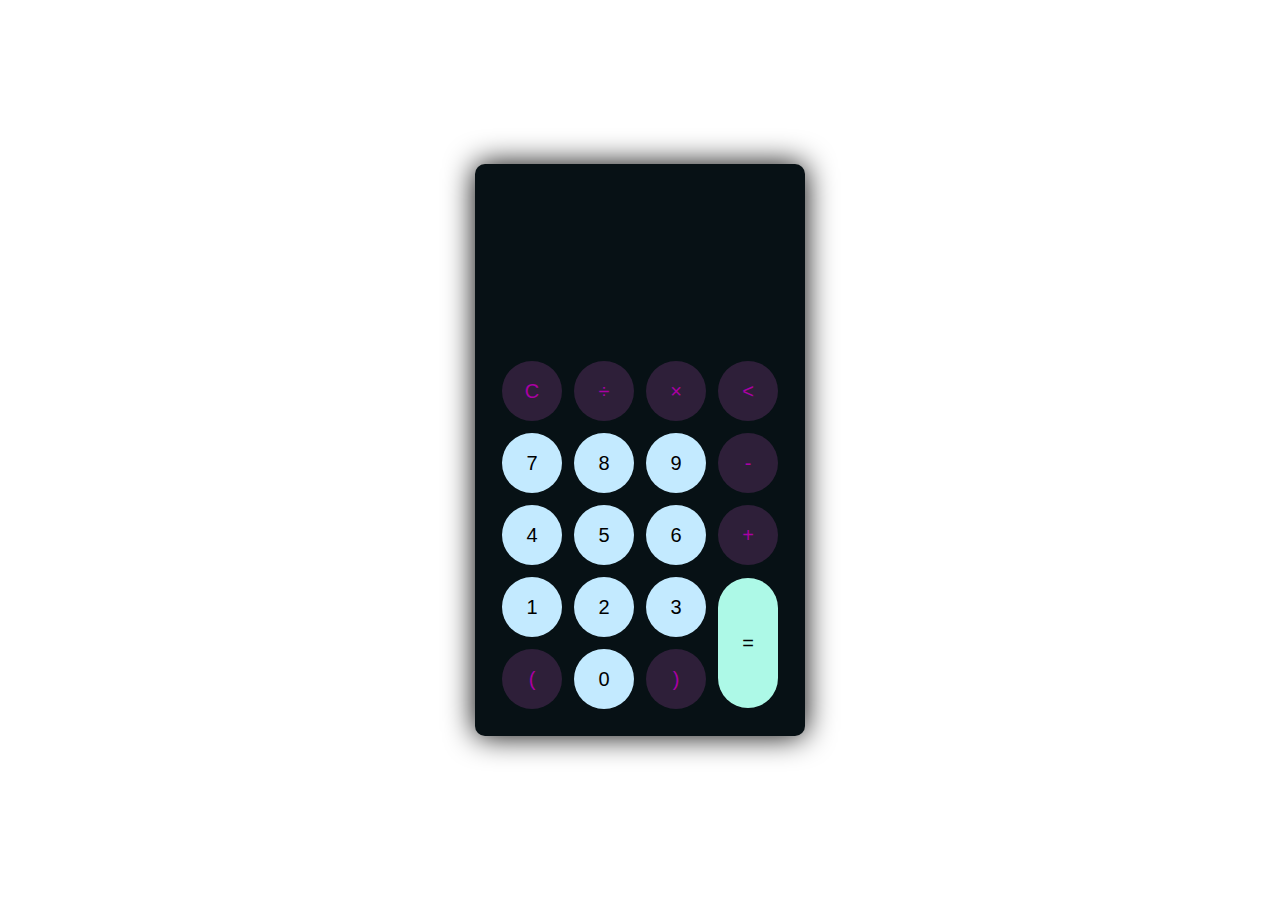
<file: Calculator/index.html>
<!DOCTYPE html>
<html lang="en">
<head>
    <meta charset="UTF-8">
    <meta name="viewport" content="width=device-width, initial-scale=1.0">
    <link rel="stylesheet" href="./Styling/Styling.css">
   
    <title>Calculator</title>
</head>
<body>  
   

        <div class="container">
            <div class="calcaulator dark">
               
                <div class="display-s">
                    <div id="display"></div>
                </div>
                <div class="buttons">
                    <table>
                        <tr>
                            <td><button class="btn-o" id="clear">C</button></td>
                            <td><button class="btn-o" id="/">&divide;</button></td>
                            <td><button class="btn-o" id="*">&times;</button></td>
                            <td><button class="btn-o" id="back"><</button></td>
                        </tr>
                        <tr>
                            <td><button class="btn-number" id="7">7</button></td>
                            <td><button class="btn-number" id="8">8</button></td>
                            <td><button class="btn-number" id="9">9</button></td>
                            <td><button class="btn-o" id="-">-</button></td>
                        </tr>
                        <tr>
                            <td><button class="btn-number" id="4">4</button></td>
                            <td><button class="btn-number" id="5">5</button></td>
                            <td><button class="btn-number" id="6">6</button></td>
                            <td><button class="btn-o" id="+">+</button></td>
                        </tr>
                        <tr>
                            <td><button class="btn-number" id="1">1</button></td>
                            <td><button class="btn-number" id="2">2</button></td>
                            <td><button class="btn-number" id="3">3</button></td>
                            <td rowspan="2"><button class="btn-equal" id="equal">=</button></td>
                        </tr>
                        <tr>
                            <td><button class="btn-o" id="(">(</button></td>
                            <td><button class="btn-number" id="0">0</button></td>
                            <td><button class="btn-o" id=")">)</button></td>
                        </tr>
                    </table>
                </div>
            </div>
        </div>

        <script src="./Js/Calculator.js"></script>
</body>
</html>
</file>
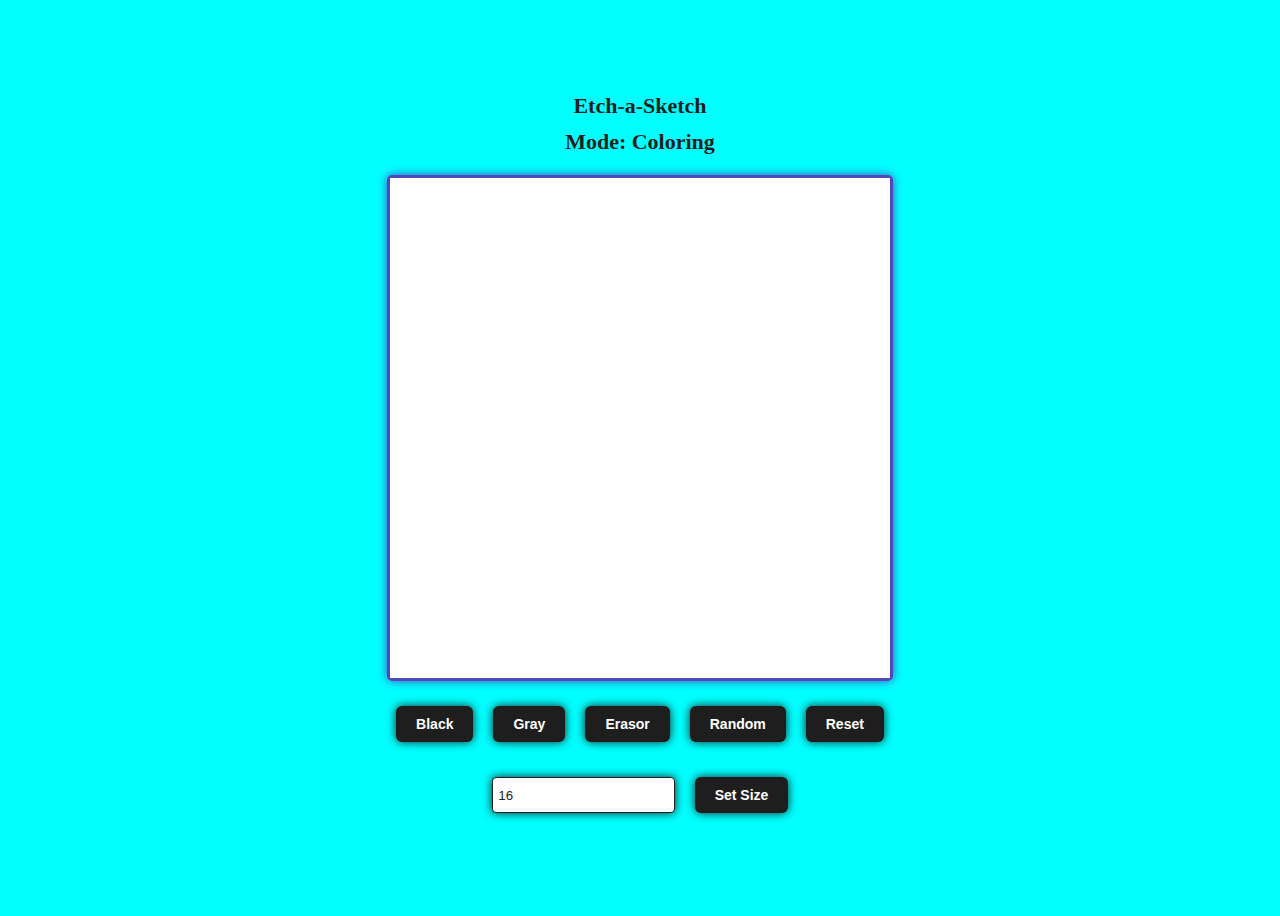
<file: Etch-a-Sketch/index.html>
<!DOCTYPE html>
<html lang="en">
<head>
    <meta charset="UTF-8">
    <meta name="viewport" content="width=device-width, initial-scale=1.0">
    <link rel="stylesheet" href="Styling/index.css">

    <title>SketchPad</title>
</head>
<body>
   
    <div class="flex-container">
        <div class="content">
            <div class="text-c title">Etch-a-Sketch</div>
            <div class="text-c mode">Mode: Coloring</div>
            <div class="board"></div>
            <div class="buttons">
                <button class="buttom-s" onclick="changeColor('black')">Black</button>
                <button class="buttom-s" onclick="changeColor('gray')">Gray</button>
                <button class="buttom-s" onclick="changeColor('white')">Erasor</button>
                <button class="buttom-s" onclick="changeColor('random')">Random</button>
                <button class="buttom-s" onclick="resetBoard()">Reset</button>
            </div>
            <div class="board--input">
                <input class="input2" type="text" placeholder="Size of board" value=" 16" onchange="changeSize(this.value)">
                <button class="buttom-s2">Set Size</button>
            </div>
            <div class="error"></div>
        </div>
    </div>
</body>
<script src="JavaScript/main.js"></script>
</html>
</file>
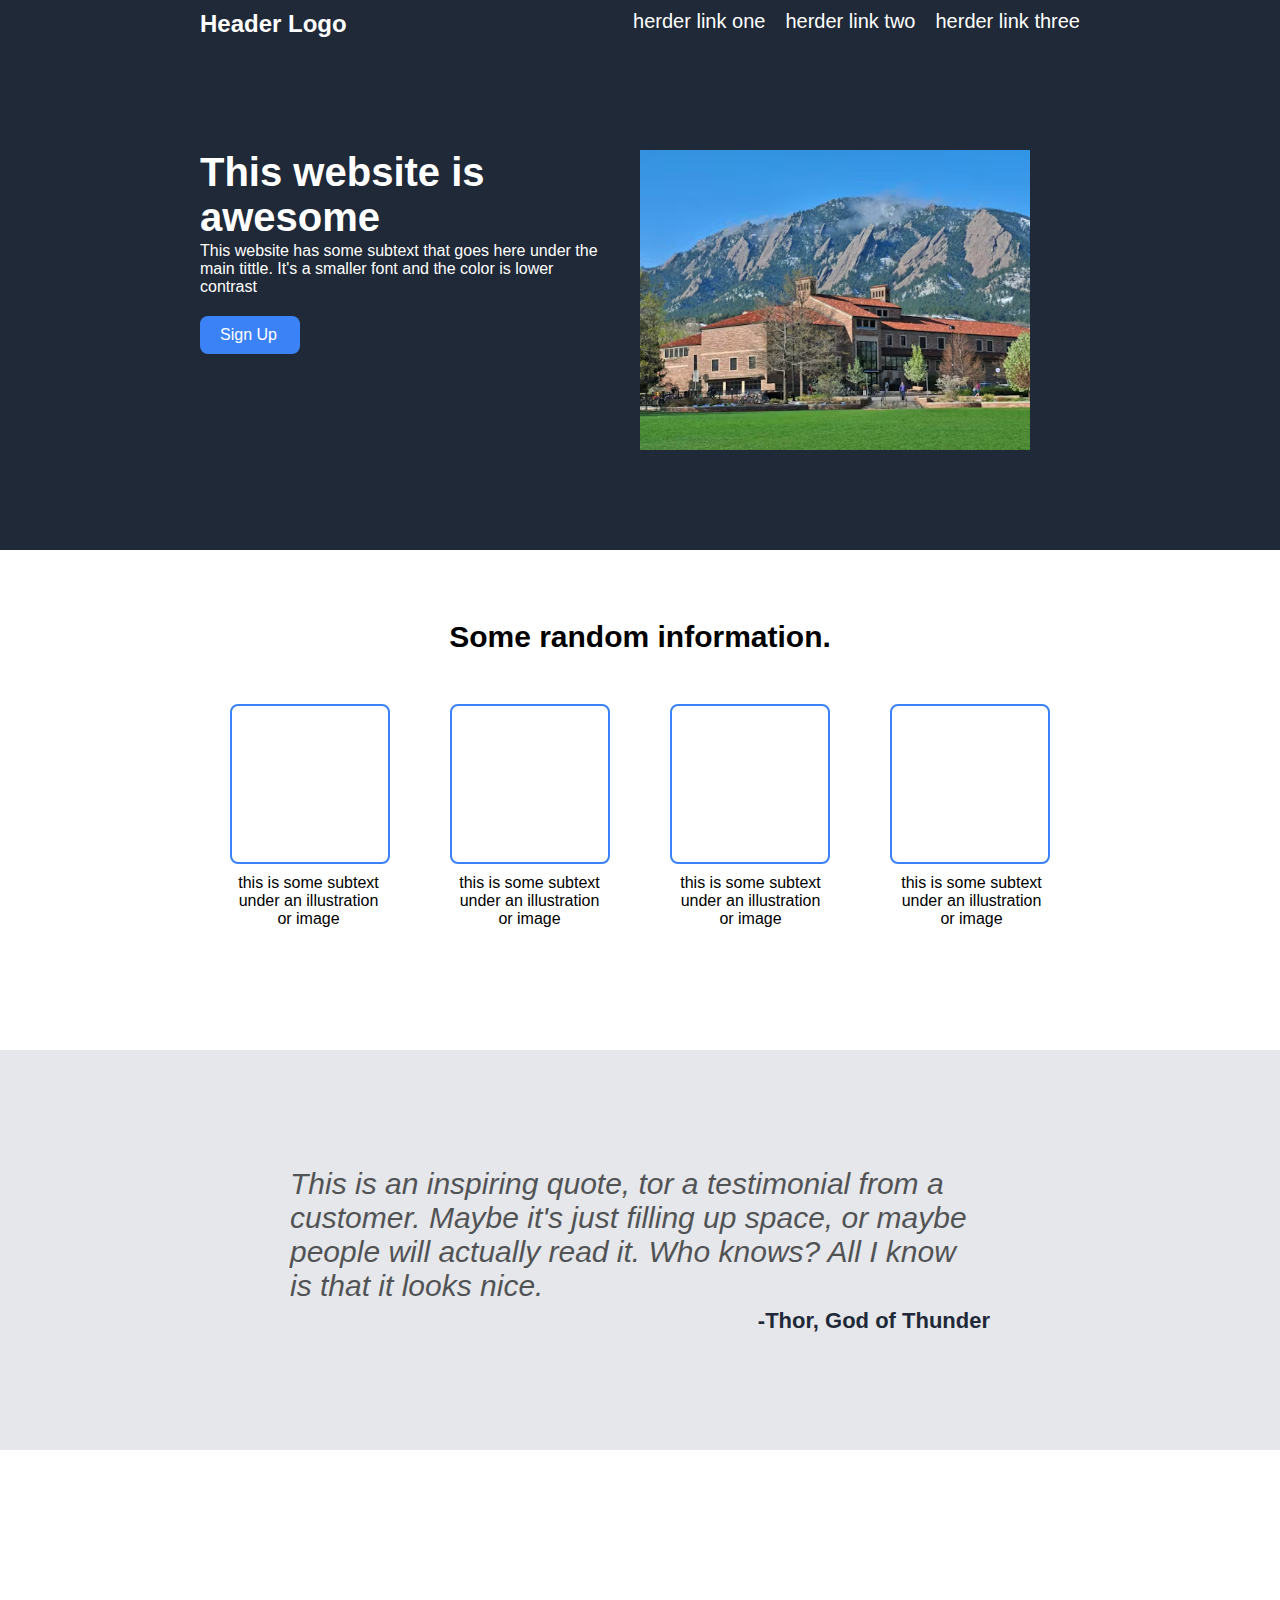
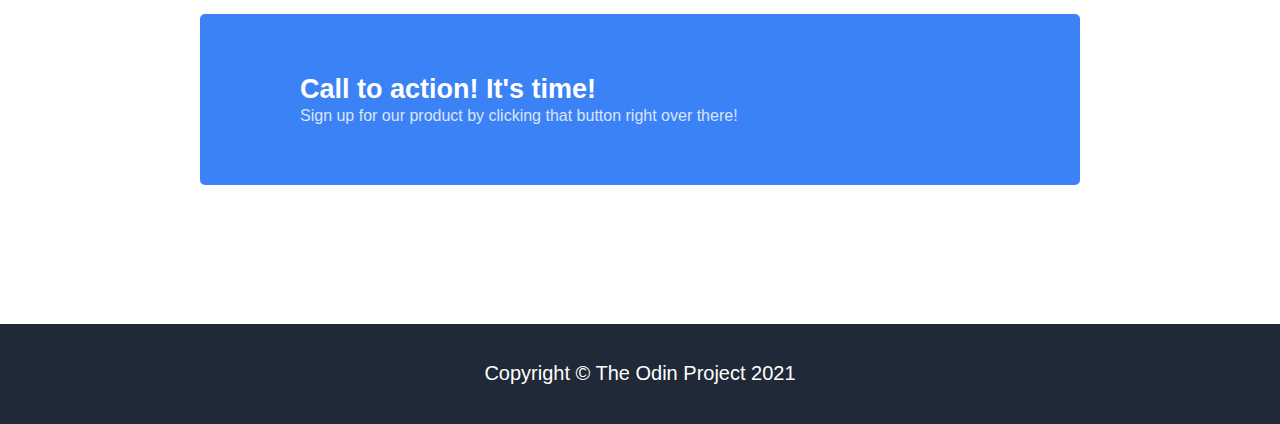
<file: landingPage/index.html>
<!DOCTYPE html>
<html lang="en">
<head>
    <meta charset="UTF-8">
    <meta name="viewport" content="width=device-width, initial-scale=1.0">
    <link rel="stylesheet" href="index.css">
    <title>LandingPage</title>
</head>
<body>
   <nav>
    <div class="nav-bar2">
        <div class="nav-nab">Header Logo</div>
        <div class="nav-nab2">
            <div>herder link one</div>
            <div>herder link two</div>
            <div>herder link three</div>
        </div>
    </div>
   </nav>
   <div class="sec-1">
    <div class="main-text-sec1">
        <p class="text1-big">This website is <br>awesome</p>
        <p class="text-small">This website has some subtext that goes here under the <br> main  tittle. It's a smaller font and the color is lower <br>contrast</p>
        <div class="button1">Sign Up</div>
    </div>
    <div class="image1"></div>
   </div>
   <section class="sec-2">
        <div class="text-sec2">Some random information.</div>
        <div class="box-all">
            <div class="box1"></div>
            <div class="box1"></div>
            <div class="box1"></div>
            <div class="box1"></div>
        </div>
        <div class="box-text-color">
            <div class="box-text">this is some subtext <br> under an illustration <br> or image</div>
            <div class="box-text">this is some subtext <br> under an illustration <br> or image</div>
            <div class="box-text">this is some subtext <br> under an illustration <br> or image</div>
            <div class="box-text">this is some subtext <br> under an illustration <br> or image</div>
        </div>
   </section>
   <section class="sec-3">
      <div>
        <div class="words"> <i>This is an inspiring quote, tor a testimonial from a <br> customer. Maybe it's just filling up space, or maybe <br> people will actually read it. Who knows? All I know <br> is that it looks nice.</i></div>
        <div  class="text-by">-Thor, God of Thunder</div>
      </div>
    </section>

    <section class="sec-2 sec-4">
        <div class="bix-blue">
            <div><p class="text-bix">Call to action! It's time!</p>
                 <p class="text-bix3">Sign up for our product by clicking that button right over there!</p>
            </div>
            <div class="sign">Sign Up</div>
        </div>
    </section>
    <section class="footer">
        <div>Copyright &copy The Odin Project 2021</div>
    </section>
</body>
</html>
</file>
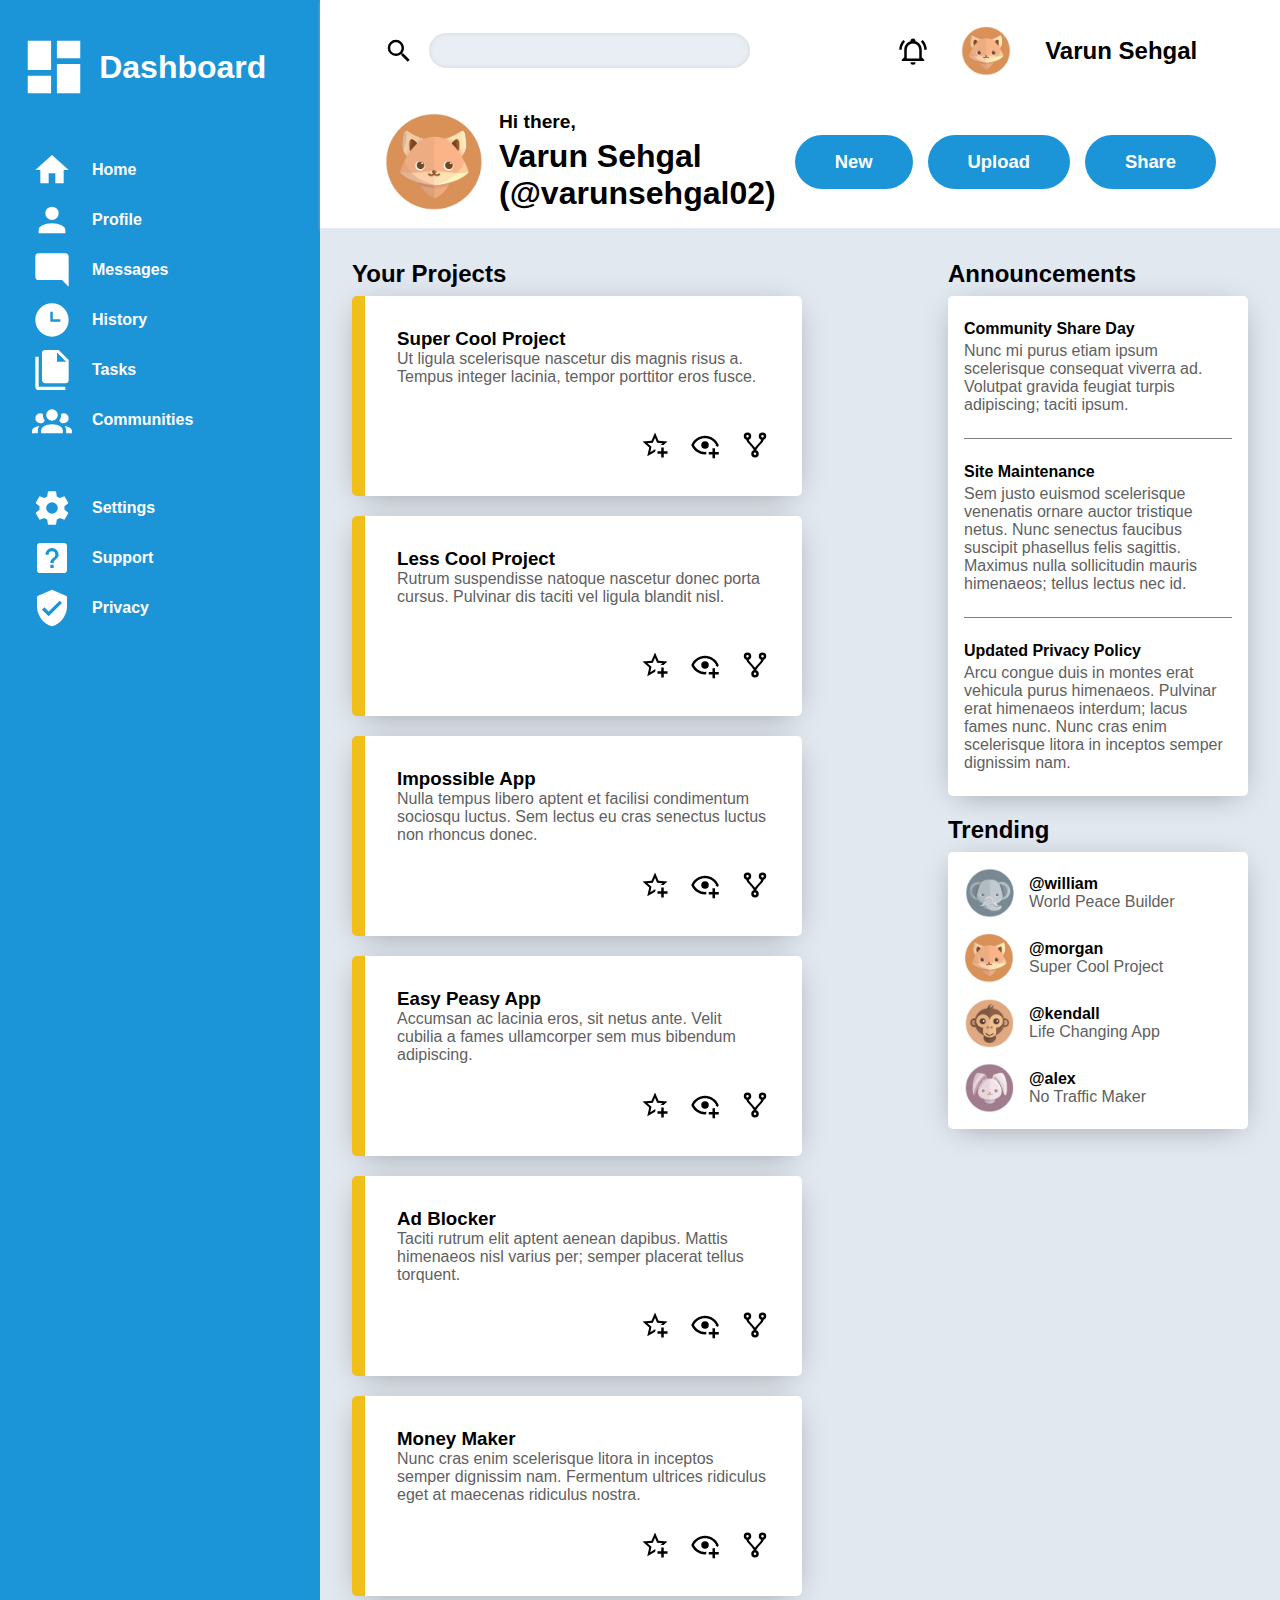
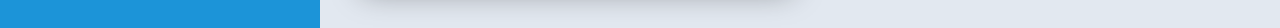
<file: Intermediate-HTML & CSS/admin-dashboard-main/index.html>
<!DOCTYPE html>
<html lang="en">
<head>
  <meta charset="UTF-8">
  <meta name="viewport" content="width=device-width, initial-scale=1.0">
  <title>Admin Dashboard</title>
  <link rel="stylesheet" href="style.css">
</head>

<body>
  <div id="sidebar">
    <div class="dashboard">
      <img src="icons/view-dashboard.svg" alt="Dashboard" class="dashboard-icon">
      <h1 class="dashboard-label">Dashboard</h1>
    </div>
    <div class="nav-container-1">
      <div class="nav-item">
        <a href="">
          <img src="./icons/home.svg" alt="Home" class="nav-icon">
          <span class="nav-label">Home</span>
        </a>
      </div>
      <div class="nav-item">
        <a href="">
          <img src="icons/account.svg" alt="Profile" class="nav-icon">
          <span class="nav-label">Profile</span>
        </a>
      </div>
      <div class="nav-item">
        <a href="">
          <img src="icons/message-reply.svg" alt="Messages" class="nav-icon">
          <span class="nav-label">Messages</span>
        </a>
      </div>
      <div class="nav-item">
        <a href="">
          <img src="icons/clock-time-three.svg" alt="History" class="nav-icon">
          <span class="nav-label">History</span>
        </a>
      </div>
      <div class="nav-item">
        <a href="">
          <img src="icons/file-multiple.svg" alt="Tasks" class="nav-icon">
          <span class="nav-label">Tasks</span>
        </a>
      </div>
      <div class="nav-item">
        <a href="">
          <img src="icons/account-group.svg" alt="Communities" class="nav-icon">
          <span class="nav-label">Communities</span>
        </a>
      </div>
    </div>
    <div class="nav-container-2">
      <div class="nav-item">
        <a href="">
          <img src="icons/cog.svg" alt="Settings" class="nav-icon">
          <span class="nav-label">Settings</span>
        </a>
      </div>
      <div class="nav-item">
        <a href="">
          <img src="icons/help-box.svg" alt="Support" class="nav-icon">
          <span class="nav-label">Support</span>
        </a>
      </div>
      <div class="nav-item">
        <a href="">
          <img src="icons/shield-check.svg" alt="Privacy" class="nav-icon">
          <span class="nav-label">Privacy</span>
        </a>
      </div>
    </div>
  </div>

  <div id="header">
    <div id="navbar">
      <img src="icons/magnify.svg" alt="Search">
      <input type="text" name="search" id="search" class="search-input">
    </div>
    <div id="avatar-section">
      <img src="icons/bell-ring-outline.svg" alt="Notifications" id="notification-icon">
      <img src="icons/fox_avatar.png" alt="avatar" id="avatar-icon">
      <span class="avatar-username">Varun Sehgal</span>
    </div>
    <div id="profile-section">
      <img src="icons/fox_avatar.png" alt="avatar" class="avatar_big">
      <div class="greeting-container">
        <span class="greeting">Hi there,</span>
        <span class="profile-username">Varun Sehgal (@varunsehgal02)</span>
      </div>
    </div>
    <div id="post-buttons">
      <button class="post-button">New</button>
      <button class="post-button">Upload</button>
      <button class="post-button">Share</button>
    </div>
  </div>

  <div id="main-content">
    <div class="projects">
      <h2 class="projects-header">Your Projects</h2>
      <div class="cards-container">
        <div class="card">
          <h3 class="card-header">Super Cool Project</h3>
          <p class="card-info">Ut ligula scelerisque nascetur dis magnis risus a. Tempus integer lacinia, tempor porttitor eros fusce.</p>
          <div class="button-container">
            <a href=""><img src="icons/star-plus-outline.svg" alt="Star" class="cb-icon"></a>
            <a href=""><img src="icons/eye-plus-outline.svg" alt="View" class="cb-icon"></a>
            <a href=""><img src="icons/source-fork.svg" alt="Fork" class="cb-icon"></a>
          </div>
        </div>
        <div class="card">
          <h3 class="card-header">Less Cool Project</h3>
          <p class="card-info">Rutrum suspendisse natoque nascetur donec porta cursus. Pulvinar dis taciti vel ligula blandit nisl.</p>
          <div class="button-container">
            <a href=""><img src="icons/star-plus-outline.svg" alt="Star" class="cb-icon"></a>
            <a href=""><img src="icons/eye-plus-outline.svg" alt="View" class="cb-icon"></a>
            <a href=""><img src="icons/source-fork.svg" alt="Fork" class="cb-icon"></a>
          </div>
        </div>
        <div class="card">
          <h3 class="card-header">Impossible App</h3>
          <p class="card-info">Nulla tempus libero aptent et facilisi condimentum sociosqu luctus. Sem lectus eu cras senectus luctus non rhoncus donec.</p>
          <div class="button-container">
            <a href=""><img src="icons/star-plus-outline.svg" alt="Star" class="cb-icon"></a>
            <a href=""><img src="icons/eye-plus-outline.svg" alt="View" class="cb-icon"></a>
            <a href=""><img src="icons/source-fork.svg" alt="Fork" class="cb-icon"></a>
          </div>
        </div>
        <div class="card">
          <h3 class="card-header">Easy Peasy App</h3>
          <p class="card-info">Accumsan ac lacinia eros, sit netus ante. Velit cubilia a fames ullamcorper sem mus bibendum adipiscing.</p>
          <div class="button-container">
            <a href=""><img src="icons/star-plus-outline.svg" alt="Star" class="cb-icon"></a>
            <a href=""><img src="icons/eye-plus-outline.svg" alt="View" class="cb-icon"></a>
            <a href=""><img src="icons/source-fork.svg" alt="Fork" class="cb-icon"></a>
          </div>
        </div>
        <div class="card">
          <h3 class="card-header">Ad Blocker</h3>
          <p class="card-info">Taciti rutrum elit aptent aenean dapibus. Mattis himenaeos nisl varius per; semper placerat tellus torquent.</p>
          <div class="button-container">
            <a href=""><img src="icons/star-plus-outline.svg" alt="Star" class="cb-icon"></a>
            <a href=""><img src="icons/eye-plus-outline.svg" alt="View" class="cb-icon"></a>
            <a href=""><img src="icons/source-fork.svg" alt="Fork" class="cb-icon"></a>
          </div>
        </div>
        <div class="card">
          <h3 class="card-header">Money Maker</h3>
          <p class="card-info">Nunc cras enim scelerisque litora in inceptos semper dignissim nam. Fermentum ultrices ridiculus eget at maecenas ridiculus nostra.</p>
          <div class="button-container">
            <a href=""><img src="icons/star-plus-outline.svg" alt="Star" class="cb-icon"></a>
            <a href=""><img src="icons/eye-plus-outline.svg" alt="View" class="cb-icon"></a>
            <a href=""><img src="icons/source-fork.svg" alt="Fork" class="cb-icon"></a>
          </div>
        </div>
      </div>
    </div>
    <div class="right">
      <div class="announcements">
        <h2 class="announcements-header">Announcements</h2>
        <div class="announcement-card">
          <div class="announcement">
            <span class="announcement-topic">Community Share Day </span>
            <p class="announcement-paragraph">Nunc mi purus etiam ipsum scelerisque consequat viverra ad. Volutpat gravida feugiat turpis adipiscing; taciti ipsum.</p>
          </div>
          <div class="announcement">
            <span class="announcement-topic">Site Maintenance</span>
            <p class="announcement-paragraph">Sem justo euismod scelerisque venenatis ornare auctor tristique netus. Nunc senectus faucibus suscipit phasellus felis sagittis. Maximus nulla sollicitudin mauris himenaeos; tellus lectus nec id. </p>
          </div>
          <div class="announcement">
            <span class="announcement-topic">Updated Privacy Policy</span>
            <p class="announcement-paragraph">Arcu congue duis in montes erat vehicula purus himenaeos. Pulvinar erat himenaeos interdum; lacus fames nunc. Nunc cras enim scelerisque litora in inceptos semper dignissim nam.</p>
          </div>
        </div>
      </div>
      <div class="trending">
        <h2 class="trending-header">Trending</h2>
        <div class="trending-card">
          <div class="card-item">
            <img src="icons/elephant_avatar.png" alt="william" class="avatar">
            <div class="card-text">
              <span class="handle">@william</span>
              <span class="bio">World Peace Builder</span>
            </div>
          </div>
          <div class="card-item">
            <img src="icons/fox_avatar.png" alt="morgan" class="avatar">
            <div class="card-text">
              <span class="handle">@morgan</span>
              <span class="bio">Super Cool Project</span>
            </div>
          </div>
          <div class="card-item">
            <img src="icons/monkey_avatar.png" alt="kendall" class="avatar">
            <div class="card-text">
              <span class="handle">@kendall</span>
              <span class="bio">Life Changing App</span>
            </div>
          </div>
          <div class="card-item">
            <img src="icons/bunny_avatar.png" alt="jennifer" class="avatar">
            <div class="card-text">
              <span class="handle">@alex</span>
              <span class="bio">No Traffic Maker</span>
            </div>
          </div>
        </div>
      </div>
    </div>
  </div>
</body>
</html>
</file>
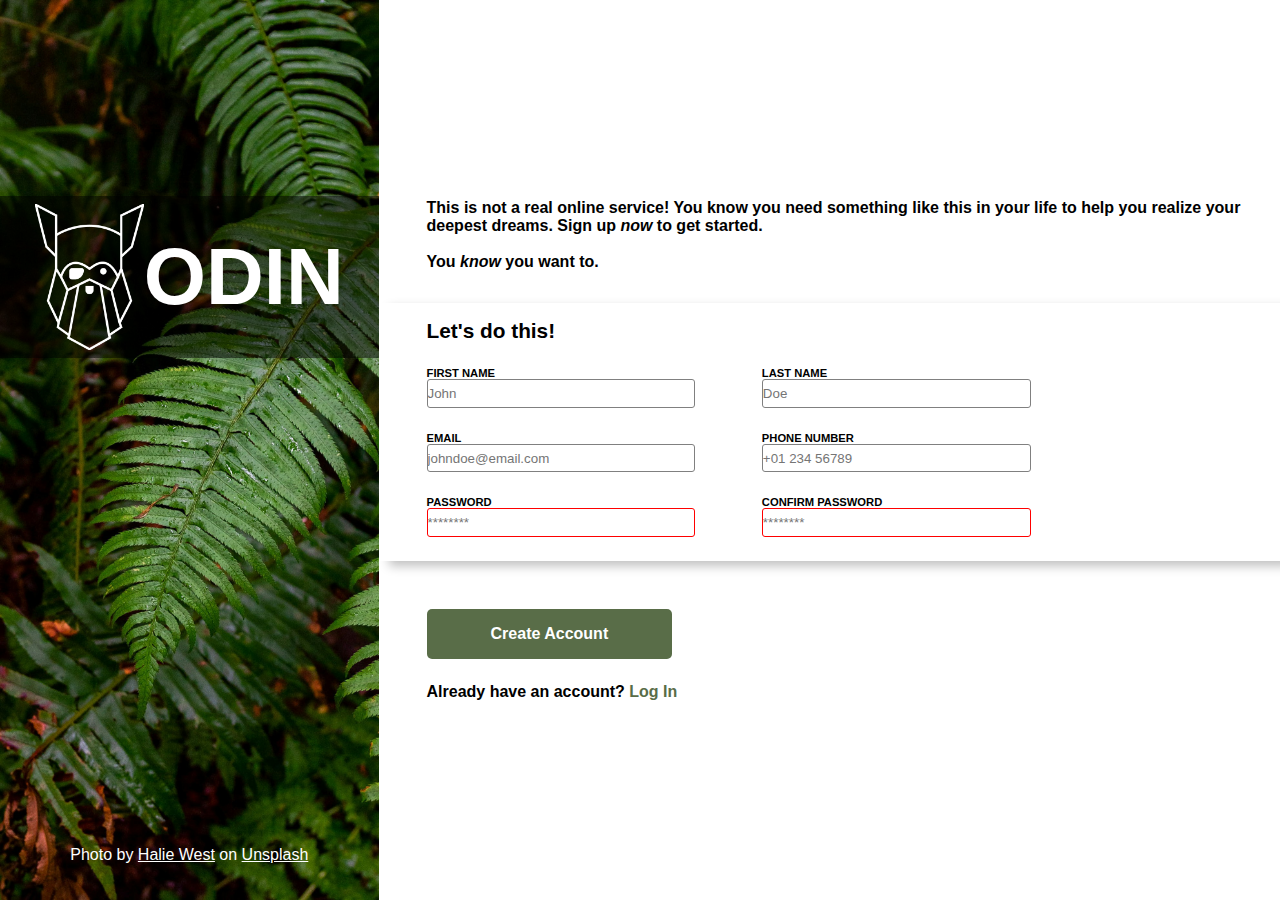
<file: Intermediate-HTML & CSS/signup-form-main/index.html>
<!DOCTYPE html>
<html lang='en'>
<head>
    <meta charset='UTF-8'>
    <meta name='viewport' content='width=device-width, initial-scale=1'>
    <title>Sign Up form</title>
    <link rel='stylesheet' type='text/css' href='main.css'>
</head>
<body>
    <div id='left-panel'>
	<div id='logo'>
	    <img id='img-logo' src='assets/odin-lined.png'>
	    <h1>ODIN</h1>
	</div>
	<div id='photo-credit'>
	    Photo by <a href='https://unsplash.com/de/@haliewestphoto'>Halie West</a> on <a href='https://unsplash.com/de/fotos/grune-blattpflanze-in-nahaufnahme-25xggax4bSA'>Unsplash</a>
	</div>
    </div>
    <form id='right-panel'>
	    <p>This is not a real online service! You know you need something like this in your life to help you realize your deepest dreams. Sign up <em>now</em> to get started.<br>
	    <br>
	    You <em>know</em> you want to.</p>
	    <div id='registration-form'>
		<h2 id='form-title'>Let's do this!</h2>
		<div id='name-div' class='form-div'>
		    <label for='first_name'>FIRST NAME</label>
		    <label for='last_name'>LAST NAME</label>
		    <input type='text' id='first_name' name='first_name' placeholder='John' required>
		    <input type='text' id='last_name' name='last_name' placeholder='Doe' required>
		</div>
		<div id='contact-div' class='form-div'>
		    <label for='email'>EMAIL</label>
		    <label for='phone'>PHONE NUMBER</label>
		    <input type='email' id='email' name='email' placeholder='johndoe@email.com' required>
		    <input type='tel' id='phone' name='phone' placeholder='+01 234 56789' required>
		</div>
		<div id='password-div' class='form-div'>
		    <label for='password'>PASSWORD</label>
		    <label for='password-confirm'>CONFIRM PASSWORD</label>
		    <input type='password' id='password' name='password' placeholder='********' required>
		    <input type='password' id='password-confirm' name='password-confirm' placeholder='********' required>
		</div>
	    </div>
	    <div id='login'>
		<input type='submit' value='Create Account'>
		<p>Already have an account? <a href='#'>Log In</a></p>
	    </div>
	</form>
    </div>
</body>
</html>
</file>
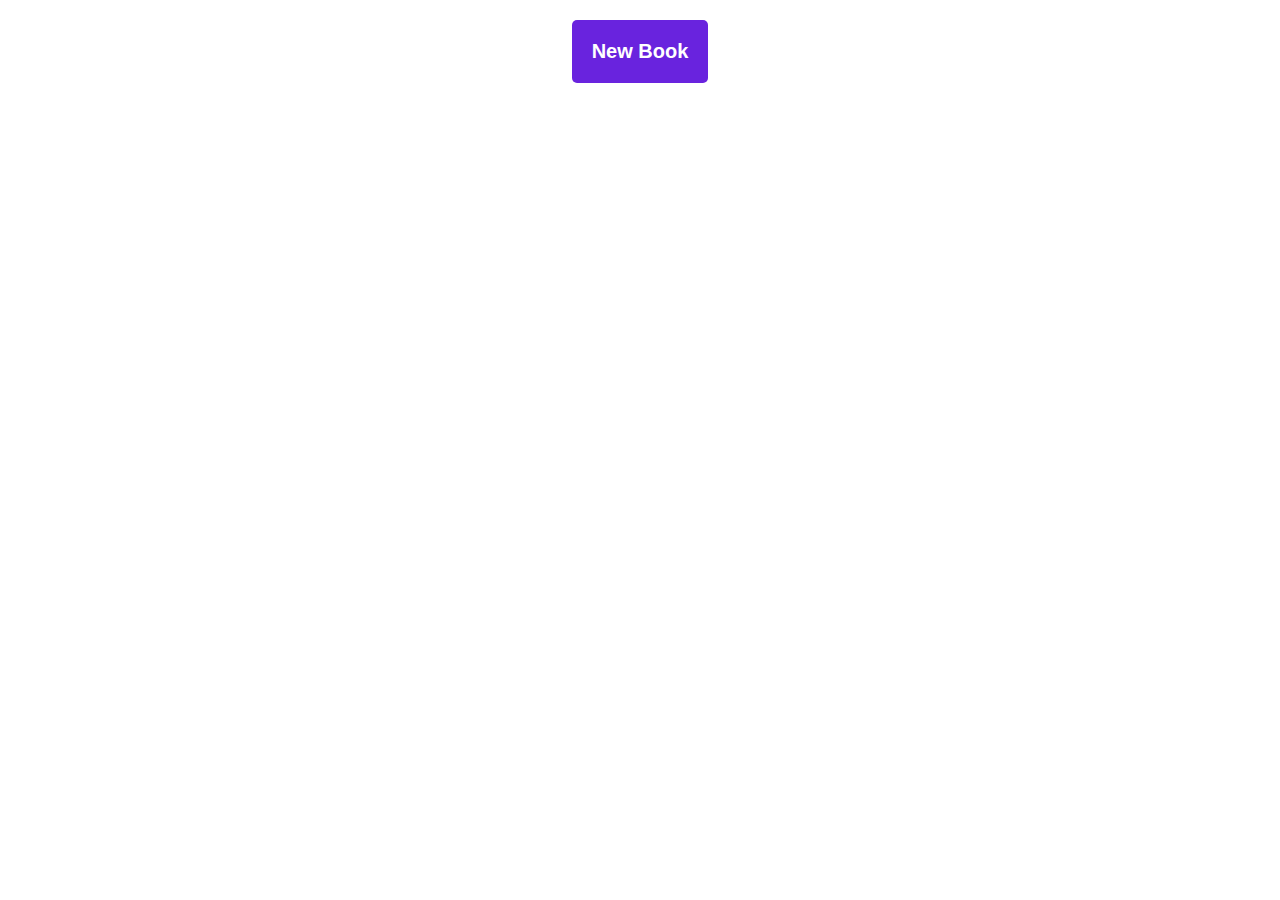
<file: JavaScript Course/Library/index.html>
<!DOCTYPE html>
<html lang="en">
<head>
    <meta charset="UTF-8">
    <meta name="viewport" content="width=device-width, initial-scale=1.0">
    <title>Book Library</title>
    <link rel="stylesheet" href="index.css">
</head>
<body>
    <button id="Add-New-Book">New Book</button>
    <form id="New-Book-Form" style="display: none;">
        <div id="New-Book-Form2">
            <label for="title">Title:</label>
            <input class="input-box1" type="text" id="title" name="title" required>
            
            <label for="author">Author:</label>
            <input class="input-box1" type="text" id="author" name="author" required>
            
            <label for="pages">Pages:</label>
            <input class="input-box1" type="number" id="pages" name="pages" required>
            
            <label for="read">Read:</label>
            <input class="input-box1" type="checkbox" id="read" name="read">
            
            <input class="input-box1 sub-but" type="submit" value="Add Book">
        </div>
    </form>
    <div class="row-box">
        <div id="library"></div>
    </div>
  
    <script src="index.js"></script>
</body>
</html>
</file>
<file: Calculator/Styling/Styling.css>
*{
    padding: 0;
    margin: 0;
    box-sizing: border-box;
    outline: 0;
    transition: all 0.3 ease;
}
body{
    font-family: sans-serif;
}
a{
    text-decoration: none;
    color: #FFFFFF;
}
.container{
    height: 100vh;
    width: 100vw;
    display: grid;
    place-items: center;
}
.calcaulator{
    position: relative;
    height: auto;
    width: auto;
    padding: 20px;
    border-radius: 10px;
    box-shadow: 0 0 30px #000;
}
.theme{
    position: absolute;
    top: 30px;
    right: 30px;
    color: #FFF;
    cursor: pointer;
    z-index: 1;
}

.theme ::before{
    content: '';
    height: 30px;
    width: 30px;
    position: absolute;
    top: 50%;
    transform: translate(-50%,-50%);
    border-radius: 50%;
    background-color: #fff;
    z-index: -1;
}
#display{
    margin: 0 10px;
    height: 150px;
    width: auto;
    max-width: 270px;
    display: flex;
    align-items: flex-end;
    justify-content: flex-end;
    font-size: 30px;
    margin-bottom: 20px;
    overflow-x: scroll;
}
#display::-webkit-scrollbar{
    display: block;
    height: 3px;
}
button{
    height: 60px;
    width: 60px;
    border: 0;
    border-radius: 30px;
    margin: 5px;
    font-size: 20px;
    cursor: pointer;
    transition: all 200ms ease;
}
button:hover{
    transform: scale(1.1);
}
button#equal{
    height: 130px;
}
.calcaulator{
    background-color: #FFF;
}
.calcaulator#display{
    color: #0a1e23;
}
.calcaulator button #clear{
    background-color: #ffd5d8;
    color: #fc4552;
}
.calcaulator button.btn-number{
    background-color: #c3eaff;
    color: #000;
}

.calcaulator button.btn-equal{
    background-color: #adf9e7;
    color: #000;
}

.calcaulator.dark{
    background-color: #071115;
}
.calcaulator.dark #display{
    color: #f8fafd;
}
.calcaulator.dark button #clear{
    background-color: #2d191e;
    color: #f8fafb;
}
.calcaulator.dark button.btn-o{
    background-color: #2e1f39;
    color: #aa00a4;
}
.calcaulator .dark button.btn-equal{
    background-color: #223323;
    color: #ffffff;
}
</file>
<file: Etch-a-Sketch/Styling/index.css>
.board{
    display: grid;
    width: 500px;
    border: #5048bd solid 3px;
    box-shadow: #5048bd 0px 0px 10px 0px;
    border-radius: 5px;
    margin-top: 20px;
    height: 500px;
}
body{
    background-color: aqua;
}
.flex-container{
    display: flex;
    flex-direction: row;
    flex-wrap: wrap;
    justify-content: center;
    align-items: center;
    width: 100%;
    /* border: #1e1e1e solid 1px; */
    height: 900px;
}
.text-c{
    text-align: center;
    width: 100%;
    color: #1e1e1e;
    font-size: 22px;
    font-weight: 600;
    /* margin-top: 80px; */
    margin-bottom: 10px;
}
.buttons{
    display: flex;
    justify-content: center;
    flex-direction: row;
    gap: 20px;
    
    flex-wrap: wrap;
}
.buttom-s{
    padding: 10px 20px;
    border-radius: 6px;
    outline: none;
    border: none;
    background-color: #1e1e1e;
    color: white;
    cursor: pointer;
    margin-top: 25px;
    margin-bottom: 25px;
    font-size: 14px;
    font-weight: 600;
    box-shadow: #1e1e1e 0px 0px 10px 0px;
}
.buttom-s2{
    padding: 10px 20px;
    border-radius: 6px;
    outline: none;
    border: none;
    background-color: #1e1e1e;
    color: white;
    cursor: pointer;
    /* margin-top: 25px;
    margin-bottom: 25px; */
    font-size: 14px;
    font-weight: 600;
    box-shadow: #1e1e1e 0px 0px 10px 0px;
}
.board--input{
    display: flex;
    justify-content: center;
    flex-direction: row;
    gap: 20px;
    margin-top: 10px;
    margin-bottom: 10px;
}

.input2{
    outline: none;
    text-decoration: none;
    color: #1e1e1e;
    border-radius: 4px;
    border: 1px solid #1e1e1e;
   
    box-shadow: #1e1e1e 0px 0px 10px 0px;
}
</file>
<file: landingPage/index.css>
*{
    padding: 0;
    margin: 0;
    box-sizing: border-box;
    list-style: none;
    text-decoration: none;
    font-family: Arial, "Helvetica Neue", Helvetica, sans-serif;
    color: white;
}
.nav-bar2{
    background-color: #1f2937;
    height: 50px;
    width: 100%;
    display: flex;
    flex-direction: row;
    flex-wrap: wrap;
    justify-content: space-between;
}
.nav-nab2{
    display: flex;
    flex-direction: row;
    flex-wrap: wrap;
    color: #d5d7dc;
    gap: 20px;
    font-size: 20px;
}
.nav-bar2{
    padding: 10px 200px;
}
.nav-nab{
    display: flex;
    flex-direction: row;
    flex-wrap: wrap;
    font-weight: bold;
    color: white;
    font-size: 24px;
}
.sec-1{
    background-color: #1f2937;
    padding: 0px 200px;
    display: flex;
    flex-direction: row;
    flex-wrap: wrap;
   justify-content: space-between;
    width: 100%;
    height: 500px;
    padding-top: 100px;
}
.text1-big{
    /* float: left; */
  
    /* border: red 1px solid; */
    font-size: 40px;
    font-weight: bold;
}
.text-small{
    margin-top: 2px;
}
.image1{
    /* float: right; */
    width: 50%;
    /* border: red 1px solid; */
    height: 300px;
    background-image: url(n4.png);
    background-repeat: no-repeat;
    background-size: contain;

}
.button1{
    background-color: #3b82f6;
    border-radius: 8px;
    padding: 10px 20px;
    width: 100px;
    margin-top: 20px;
    cursor: pointer;
}
.sec-2{
    width: 100%;
    height: 500px;
    background-color: #FFFFFF;
    padding: 10px 200px;
}
.text-sec2{
    color: black;
    margin-top: 60px;
    font-size: 30px;
    font-weight: 800;
    text-align: center;
}
.box-all{
    display: flex;
    flex-direction: row;
    flex-wrap: wrap;
    justify-content: center;
    gap: 60px;
    margin-top: 50px;
}
.box1{
    border-radius: 8px;

    height: 160px;color: black;
    width: 160px;
    border: 2px solid #3b82f6;
}
.box-text-color{
    color: black;
    display: flex;
    flex-direction: row;
    flex-wrap: wrap;
    /* border: red 1px solid; */
    justify-content: center;
    gap: 61px;
    margin-top: 10px;
}

.box-text{
    color: black;
    /* border: red 1px solid; */
    width: 160px;
    text-align: center;
}
.sec-3{
    width: 100%;
    height: 400px;
    background-color: #e5e7eb;
    padding: 10px 200px;
    align-items: center;
    display: flex;
    justify-content: center;
}
.words,i{
    font-weight: lighter;
    opacity: 80%;
    font-size: 30px;
    color: black;
}
.sec-4{
 margin-top: 12%;
 height: 320px;
    width: 100%;
}
.text-by{
    color: #1f2937;
    font-weight: bold;
    text-align: end;
    width:700px;
    margin-top: 5px;
    font-size: 22px;
}
.bix-blue{
    background-color: #3b82f6;
    color: white;
    border-radius: 5px;
    /* float: left; */
    padding: 60px 100px;
}
.text-bix{
    font-weight: bold;
    font-size: 27px;
}
.text-bix3{
    margin-top: 2px;
    opacity: 80%;
}
.sign{
    border: #FFFFFF 1.5px solid;
    padding: 5px 20px;
    width: fit-content;
    font-size: 20px;
    font-weight: bold;
    border-radius: 6px;
    position:absolute;
    right: 300px;
    cursor: pointer;
    bottom: -930px;
}
.footer{
    background-color: #1f2937;
    text-align: center;
    align-items: center;
    justify-content: center;
    display: flex;
    height: 100px;
    font-size: 20px;
}
</file>
<file: Intermediate-HTML & CSS/admin-dashboard-main/style.css>
:root {
  --sidebar-bg: #1c94d8;
  --card-yellow: #f1bf1a;
  --content-gray: #e2e8f0;
  --text-gray: rgb(95, 95, 95);
  font-family: Arial, Helvetica, sans-serif;
}

*,
*::before,
*::after {
  box-sizing: border-box;
}

* {
  margin: 0;
  padding: 0;
}

html, body {
  height: 100%;
}

body {
  display: grid;
  grid-template-columns: minmax(300px, 1fr) 3fr;
  grid-template-rows: 1fr 3fr;
  grid-template-areas: 
  "sidebar header"
  "sidebar main-content";
  color: white;
}


#sidebar {
  display: flex;
  flex-direction: column;
  grid-area: sidebar;
  justify-items: start;
  margin: 0;
  padding: 2rem;
  background-color: var(--sidebar-bg);
  gap: 3rem;
}

#sidebar a {
  text-decoration: none;
  color: white;
  font-weight: bold;
}

.nav-item > a {
  display: flex;
  align-items: center;
  gap: 20px;
}

.dashboard {
  display: flex;
  align-items: flex-start;
  margin-left: -5%;
  gap: 10px;
}

.dashboard-label {
  align-self: center;
}

.dashboard-icon {
  filter: invert(100%) sepia(0%) saturate(0%) hue-rotate(93deg) brightness(103%) contrast(103%);
  width: 70px;
}

.nav-icon {
  filter: invert(100%) sepia(0%) saturate(0%) hue-rotate(93deg) brightness(103%) contrast(103%);
  width: 40px;
}

.nav-container-1, .nav-container-2 {
  display: flex;
  flex-direction: column;
  gap: 10px;
}


.button-container img {
  width: 30px;
}

img {
  width: 30px;
}

#header {
  display: grid;
  grid-template-columns: 2fr 1fr;
  grid-template-rows: repeat(2, 1fr);
  grid-area: header;
  padding: 0rem 4rem 1rem;
  color:black;
  box-shadow: 0px 2px 3px rgb(167, 167, 167);
  gap: 10px;
}

#profile-section img {
  width: 100px;
}

#avatar-icon {
  width: 50px;
  aspect-ratio: 1;
}

#notification-icon {
  width: 30px;
}

#header > div {
  display:flex;
  align-items: center;
  gap: 15px;
}

.search-input {
  width: 80%; 
  padding: 10px;
  border: none; 
  border-radius: 25px; 
  background-color: #e9edf4; 
  outline: none;
  box-shadow: inset 0 0 5px rgba(0, 0, 0, 0.1);
}

#avatar-section, #post-buttons{
  justify-self: end;
}

.post-button {
  padding: 1rem 2.5rem;
  border:none;
  background-color: var(--sidebar-bg);
  color: white;
  font-size: 1.15rem;
  font-weight: bold;
  border-radius: 40px;
}

#post-buttons{
  display: grid;
  width: 100%;
  justify-content: space-evenly;
}

#avatar-section {
    display: grid;
    justify-content: space-evenly;
    width: 80%;
}

.greeting {
  font-weight: bold;
  font-size: 1.2rem;
}

.profile-username {
  font-weight:bold;
  font-size: 2rem;
}

h2, h3 {
  color: black;
}

h2 {
  margin-bottom: 0.5rem;
}

.greeting-container {
  display:flex;
  flex-direction: column;
  gap: 5px;
}

.avatar-username {
  font-size: 1.5rem;
  color:black;
  font-weight: bold;
}

#main-content {
  display: grid;
  padding: 2rem;
  grid-template-columns: 2fr 1fr;
  color: black;
  background-color: var(--content-gray);
  justify-items: space-between;
}

.cards-container {
  display: grid;
  grid-template-rows: repeat(3,2fr);
  grid-template-columns: repeat(auto-fit, minmax(400px, 1fr));
  gap: 20px;
}

.card {
  display: flex;
  flex-direction: column;
  background: white;
  padding: 2rem;
  height: 200px;
  box-shadow: 0 5px 30px -10px rgba(0, 0, 0, 0.4);
  border-left: solid var(--card-yellow) .85rem;
  border-radius: 5px;
  max-width: 450px;
}

.button-container {
  display: flex;
  gap: 20px;
  margin-top: auto;
  align-self: end;
}

.right {
  display: flex;
  margin-left: auto;
  flex-direction: column;
  gap: 20px;
}

.announcement-card {
  display: flex;
  flex-direction:column;
  background: white;
  padding: 0rem 1rem;
  height: fit-content;
  width: 300px;
  border-radius: 5px;
  box-shadow: 0 5px 30px -10px rgba(0, 0, 0, 0.4);
}

.announcement{
  padding: 1.5rem 0;
  border-bottom: 1px solid grey;
}

.announcement:last-child{
  border-bottom: none;
}

.announcement-topic {
  display: block;
  font-weight: bold;
  margin-bottom: 0.25rem;
}

.trending-card {
  display: flex;
  flex-direction:column;
  background: white;
  padding: 1rem;
  height: fit-content;
  width: 300px;
  border-radius: 5px;
  gap: 15px;
  box-shadow: 0 5px 30px -10px rgba(0, 0, 0, 0.4);
}

.trending-card img {
  width: 50px;
}

.card-item {
  display: flex;
  align-items: center;
  gap: 15px;
}

.card-text {
  display: flex;
  flex-direction: column;
}

.handle {
  font-weight: bold;
}

.bio, .announcement-paragraph, .card-info {
  color: var(--text-gray);
}
</file>
<file: Intermediate-HTML & CSS/signup-form-main/main.css>
*
{
    margin: 0;
    padding: 0;
    font-family: sans-serif, serif;
    --left-panel: 40%;
}

#left-panel a
{
    color: white;
}

body
{
    display: flex;
    width: 100%;
    height: 100vh;
}

#left-panel
{
    width: var(--left-panel);
    background-image: url('assets/halie-west.jpg');
    background-size: cover;
    display: grid;
    grid-template-rows: 90vh 10vh;
    grid-template-columns: 100%;
    align-items: center;
    justify-content: center;
    color: white;
}

#logo
{
    background-color: rgba(0, 0, 0, 0.5);
    height: 20%;
    display: flex;
    align-items: center;
    justify-content: center;
    font-size: 2.5em;
    position: relative;
    bottom: 10vw;
}

#photo-credit
{
    margin: auto;
}

#img-logo
{
    max-height: 90%;
    width: auto;
}

#right-panel
{
    display: flex;
    flex-direction: column;
    justify-content: center;
    gap: 3em;
    margin: 3em 0 3em 3em;
}

#registration-form
{
    display: flex;
    flex-direction: column;
    align-items: start;
    justify-content: center;
    gap: 1.5em;
    box-shadow: 10px 5px 10px silver;
    margin: -1em 0 -1.5em -3em;
    padding: 1em 0 1.5em 3em;
}

.form-div
{
    display: grid;
    grid-template-columns: repeat(2, 1fr);
}

.form-div input
{
    margin-right: 5em;
    height: 2em;
    border: 1px solid grey;
    border-radius: 3px;
    width: 20em;
}

.form-div input[type='password']:invalid
{
    border: 1px solid red;
    border-radius: 3px;
}

.form-div input:focus
{
    outline: none;
    border: 1px solid blue;
    border-radius: 3px;
    box-shadow: 3px 3px 3px lightgrey;
}

#right-panel p
{
    font-weight: bold;
}

#form-title
{
    font-size: 1.3em;
}

#registration-form label
{
    font-size: 0.7em;
    font-weight: bold;
}

#login input[type='submit']
{
    color: white;
    font-weight: bold;
    background-color: #596D48;
    font-size: 1em;
    border-radius: 5px;
    padding: 1em 4em;
    border: none;
    margin: 1.5em 0;
    cursor: pointer;
}

#login a
{
    text-decoration: none;
    color: #596D48;
}
</file>
<file: JavaScript Course/Library/index.css>
*{
    padding: 0;
    margin:0;
    box-sizing: border-box;
}

#Add-New-Book{
    background-color: #6923de;
    color: white;
    display: block;
    padding: 20px;
    font-size: 20px;
    margin: 20px auto;
    font-weight: bold;
    border-radius: 5px;
    border: none;
    cursor: pointer;
}
#Add-New-Book:hover{
    background-color: #4c1d9e;
    transform: scale(1.05);
    transition: all 0.5s ease-in-out;
}
#New-Book-Form2{
    border: #1e1e1e solid 1px;
    padding: 20px;
    display: flex;
    flex-wrap: wrap;
    flex-direction: column;
    justify-content: center;
    text-align: center;
    gap: 20px;
    margin: 0px auto;
    width:350px;
    align-items: center;
    margin-top: 50px;
    border-radius: 5px;
    box-shadow: #1e1e1e 0px 0px 20px 1px;
    
}
.input-box1{
    padding: 5px;
    /* border-radius: 3px; */
    outline: none;
    width: 80%;
    text-decoration: none;
}
.sub-but{
    background-color: #605656;
    color: white;
}
.row-box{
    display: flex;
    margin: 0px auto;
    flex-direction: row;
    flex-wrap: wrap;
    justify-content: space-around;
}
</file>
